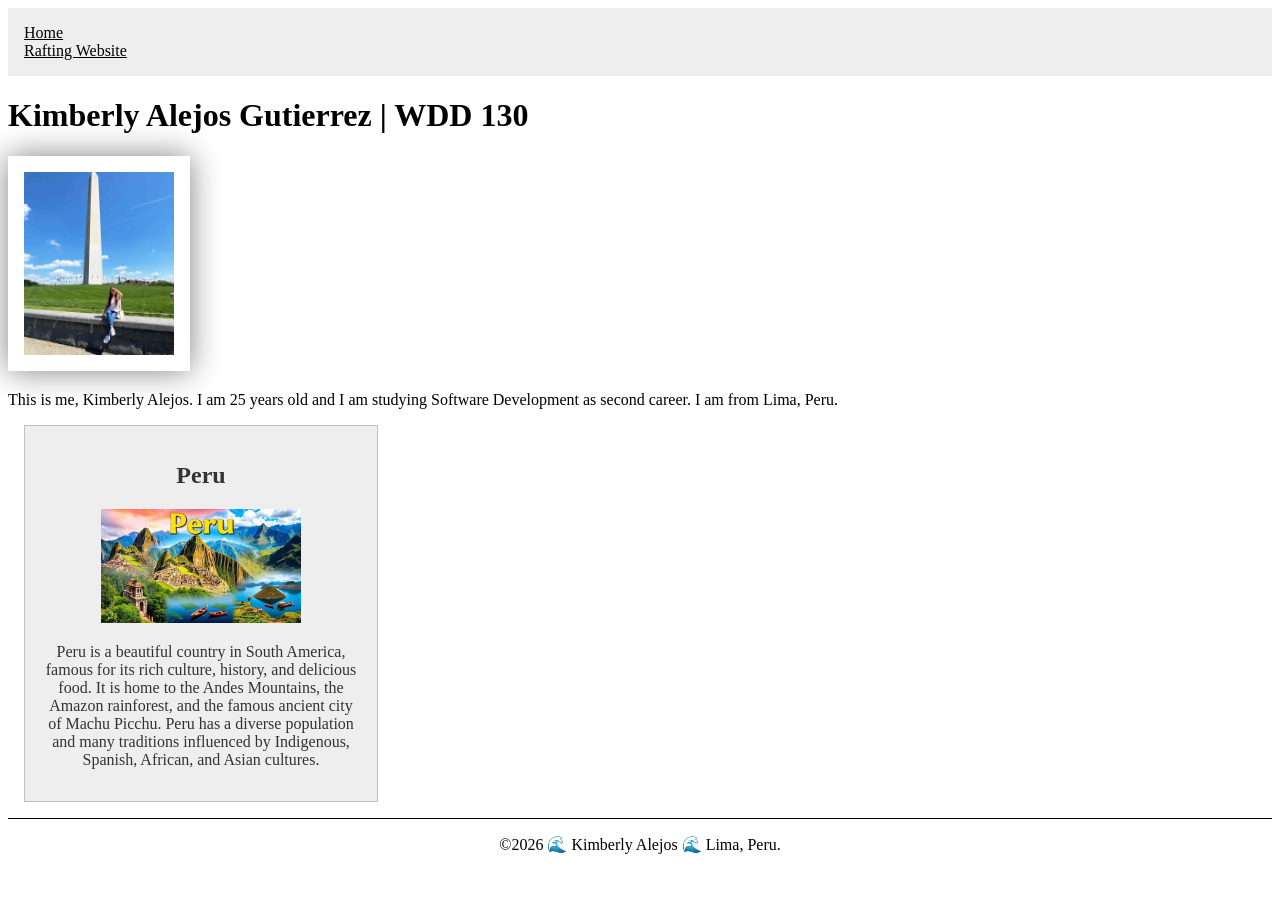
<file: index.html>
<!DOCTYPE html>
<html lang="en">

<head>
    <meta charset="UTF-8">
    <meta name="viewport" content="width=device-width, initial-scale=1.0">
    <title>WDD 130 | Kimberly Alejos </title>
    <meta name="description" content="Kimberly Alejos, WDD130, web fundamentals, describing my profile">
    <meta name="author" content="Kimberly Alejos">
    <link rel="stylesheet" href="styles/styles.css">
</head>

<body>
    <header>
        <nav>

            <a href="#">Home</a>
            <a href="wwr/">Rafting Website</a>
        </nav>
    </header>
    <main>
        <h1>Kimberly Alejos Gutierrez | WDD 130</h1>
        <img src="profile.jpg" alt="Kimberly Alejos" width="200">
        <p>This is me, Kimberly Alejos. I am 25 years old and I am studying Software Development as
            second career. I am from Lima, Peru.</p>
    </main>
    <aside>
        <h2>Peru</h2>
        <img src="peru.jpg" alt="Peru picture" width="200">
        <p>Peru is a beautiful country in South America, famous for its rich culture, history, and delicious food. It is home to the Andes Mountains, the Amazon rainforest, and the famous ancient city of Machu Picchu. Peru has a diverse population and many traditions influenced by Indigenous, Spanish, African, and Asian cultures.</p>
    </aside>
    <footer>
        <p>©2026 🌊 Kimberly Alejos 🌊 Lima, Peru. </p>
    </footer>
</body>

</html>
</file>
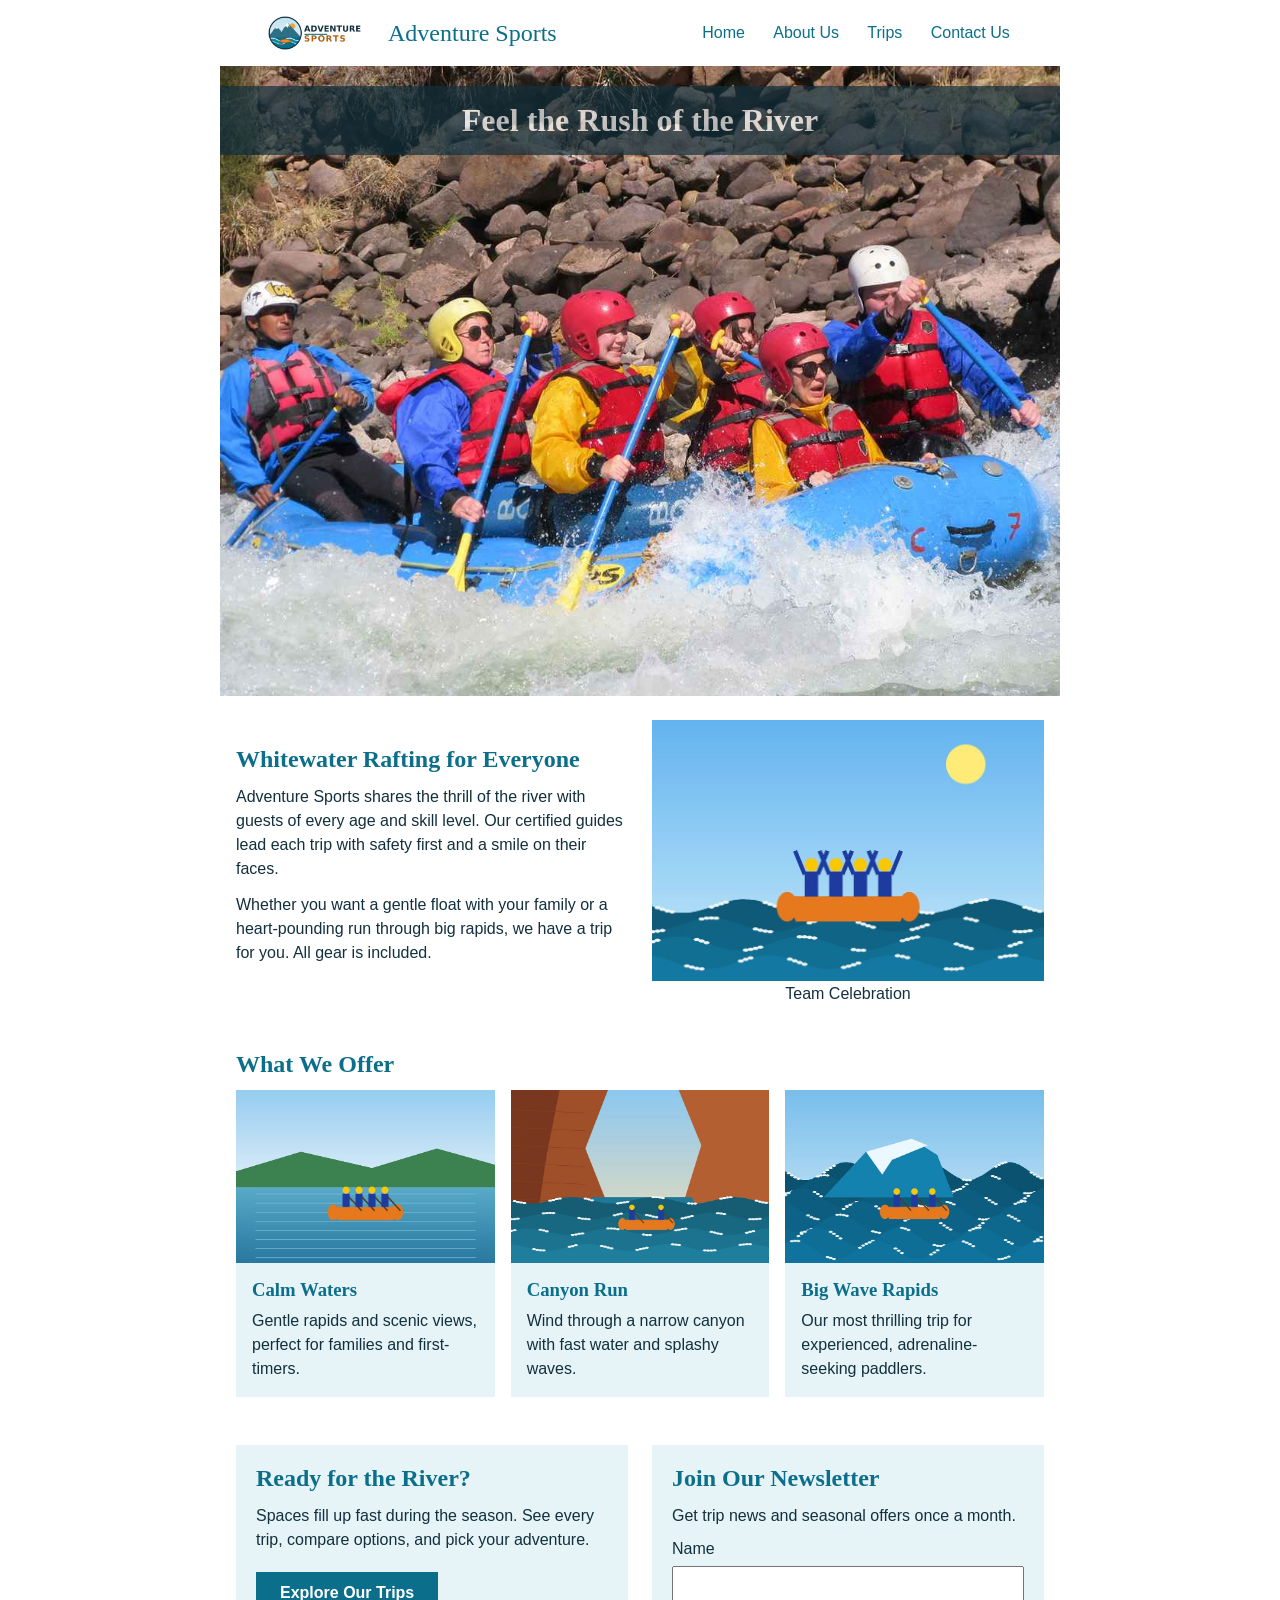
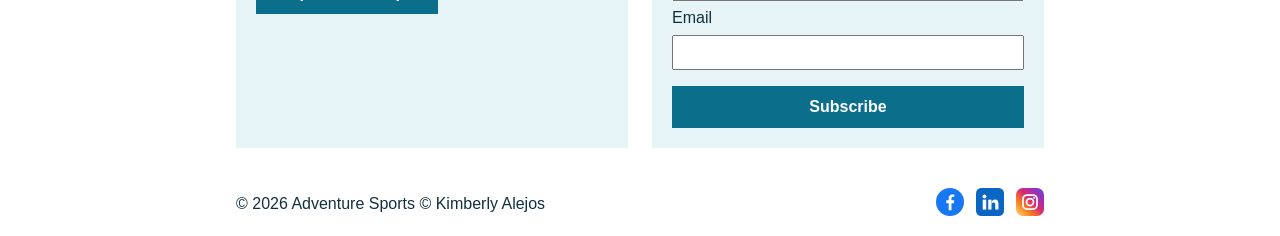
<file: wwr/index.html>
<!DOCTYPE html>
<html lang="en">
<head>
  <meta charset="utf-8">
  <meta name="viewport" content="width=device-width, initial-scale=1">
  <title>Home | Adventure Sports</title>
  <meta name="description" content="Adventure Sports offers guided whitewater rafting trips with expert guides, thrilling rapids, and unforgettable river adventures for every skill level.">
  <meta name="author" content="Kimberly Alejos">
  <link rel="stylesheet" href="styles/rafting.css">
</head>
<body>
  <header>
    <img src="images/wwr-logo.png" alt="Adventure Sports logo">
    <div id="logo">Adventure Sports</div>
    <nav>
      <ul class="navigation">
        <li><a href="index.html">Home</a></li>
        <li><a href="about.html">About Us</a></li>
        <li><a href="trips.html">Trips</a></li>
        <li><a href="contact.html">Contact Us</a></li>
      </ul>
    </nav>
  </header>

 <main>
    <div class="hero">
      <img src="images/hero-rafting.jpg" alt="A group of rafters paddling through whitewater rapids">
      <h1>Feel the Rush of the River</h1>
    </div>
 
    <section class="content">
      <div class="intro-grid">
        <div>
          <h2>Whitewater Rafting for Everyone</h2>
          <p>Adventure Sports shares the thrill of the river with guests of every age and skill level. Our certified guides lead each trip with safety first and a smile on their faces.</p>
          <p>Whether you want a gentle float with your family or a heart-pounding run through big rapids, we have a trip for you. All gear is included.</p>
        </div>
        <figure>
          <img src="images/rafting-4.jpg" alt="A group cheering after finishing a rafting trip">
          <figcaption>Team Celebration</figcaption>
        </figure>
      </div>
    </section>
 
    <section class="content">
      <h2>What We Offer</h2>
      <div class="card-grid">
        <article class="card">
          <img src="images/rafting-3.jpg" alt="Guests paddling together on a calm stretch of river">
          <div class="card-body">
            <h3>Calm Waters</h3>
            <p>Gentle rapids and scenic views, perfect for families and first-timers.</p>
          </div>
        </article>
        <article class="card">
          <img src="images/rafting-2.jpg" alt="A guide steering a raft through a narrow canyon">
          <div class="card-body">
            <h3>Canyon Run</h3>
            <p>Wind through a narrow canyon with fast water and splashy waves.</p>
          </div>
        </article>
        <article class="card">
          <img src="images/rafting-1.jpg" alt="Rafters navigating a large wave in the rapids">
          <div class="card-body">
            <h3>Big Wave Rapids</h3>
            <p>Our most thrilling trip for experienced, adrenaline-seeking paddlers.</p>
          </div>
        </article>
      </div>
    </section>
 
    <section class="content">
      <div class="action-grid">
        <div class="cta-box">
          <h2>Ready for the River?</h2>
          <p>Spaces fill up fast during the season. See every trip, compare options, and pick your adventure.</p>
          <a class="button" href="trips.html">Explore Our Trips</a>
        </div>
 
        <div class="newsletter-box">
          <h2>Join Our Newsletter</h2>
          <p>Get trip news and seasonal offers once a month.</p>
          <form>
            <label for="news-name">Name</label>
            <input type="text" id="news-name" name="name">
 
            <label for="news-email">Email</label>
            <input type="email" id="news-email" name="email">
 
            <button type="submit">Subscribe</button>
          </form>
        </div>
      </div>
    </section>
  </main>
 

  <footer>
    <p>© 2026 Adventure Sports © Kimberly Alejos</p>
    <nav class="socialmedia">
      <a href="https://facebook.com">
        <img src="images/facebook.svg" alt="Facebook icon">
      </a>
      <a href="https://linkedin.com">
        <img src="images/linkedin.svg" alt="LinkedIn icon">
      </a>
      <a href="https://instagram.com">
        <img src="images/instagram.svg" alt="Instagram icon">
      </a>
    </nav>
  </footer>
</body>
</html>
</file>
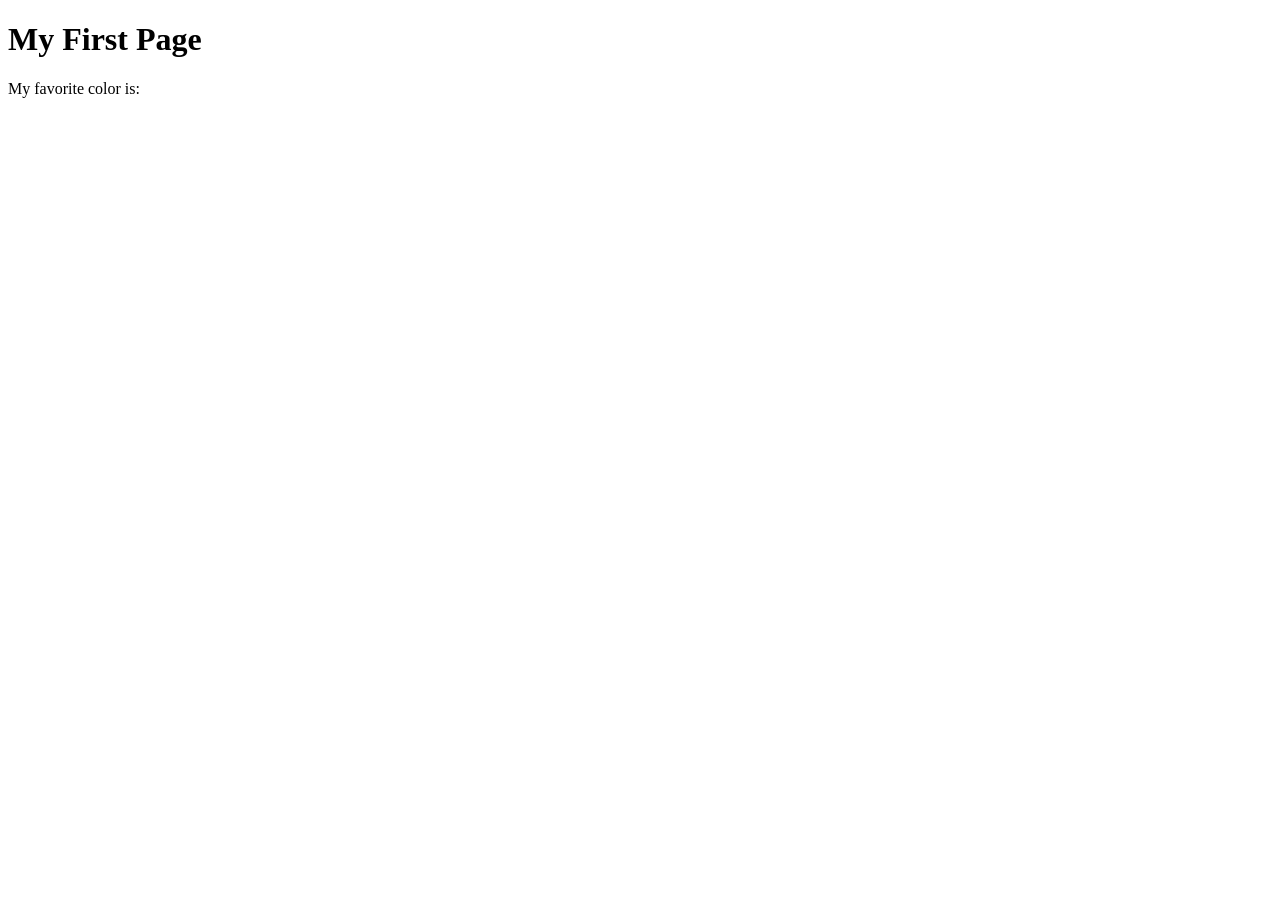
<file: week01/first-page.html>
<!DOCTYPE html>
<html lang="en">
<head>
    <meta charset="UTF-8">
    <meta name="viewport" content="width=device-width, initial-scale=1.0">
    <title>My First Page</title>
</head>
<body>
    <h1>My First Page</h1>
    <p>My favorite color is: </p>
</body>
</html>
</file>
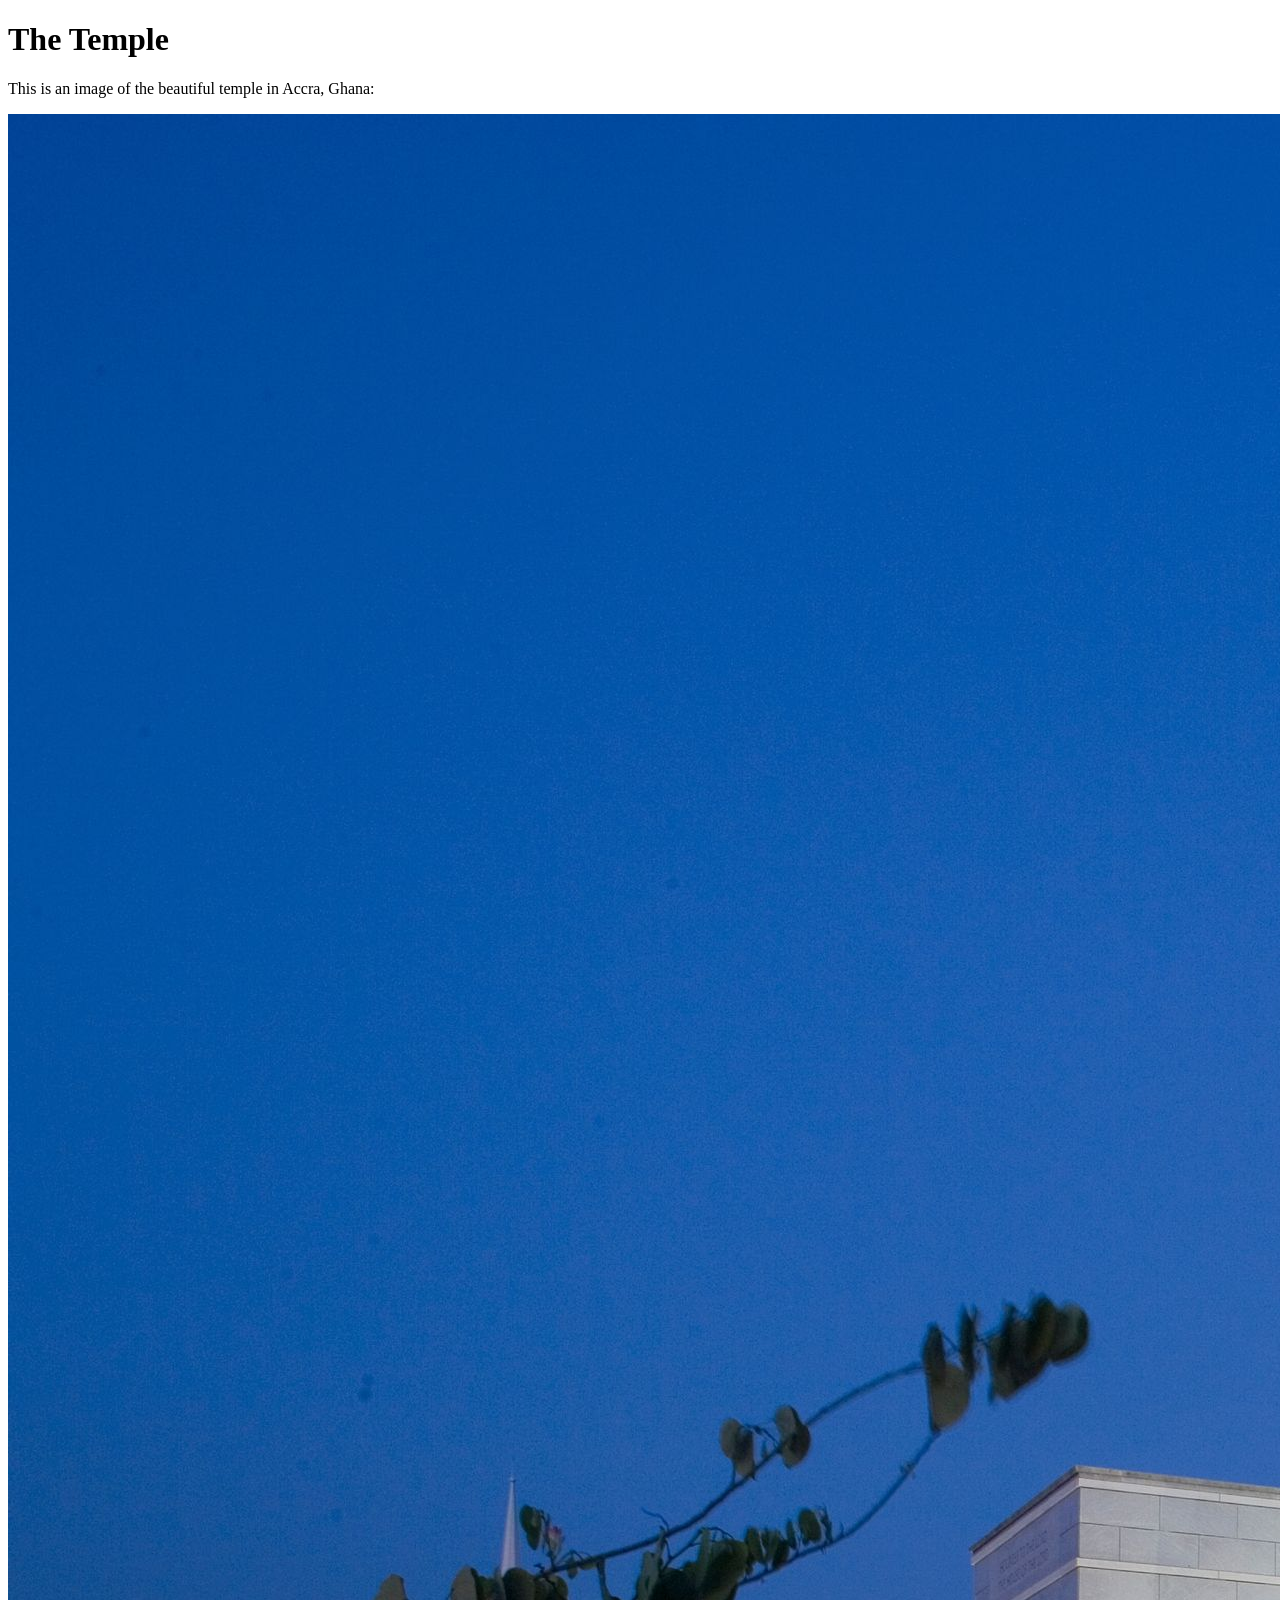
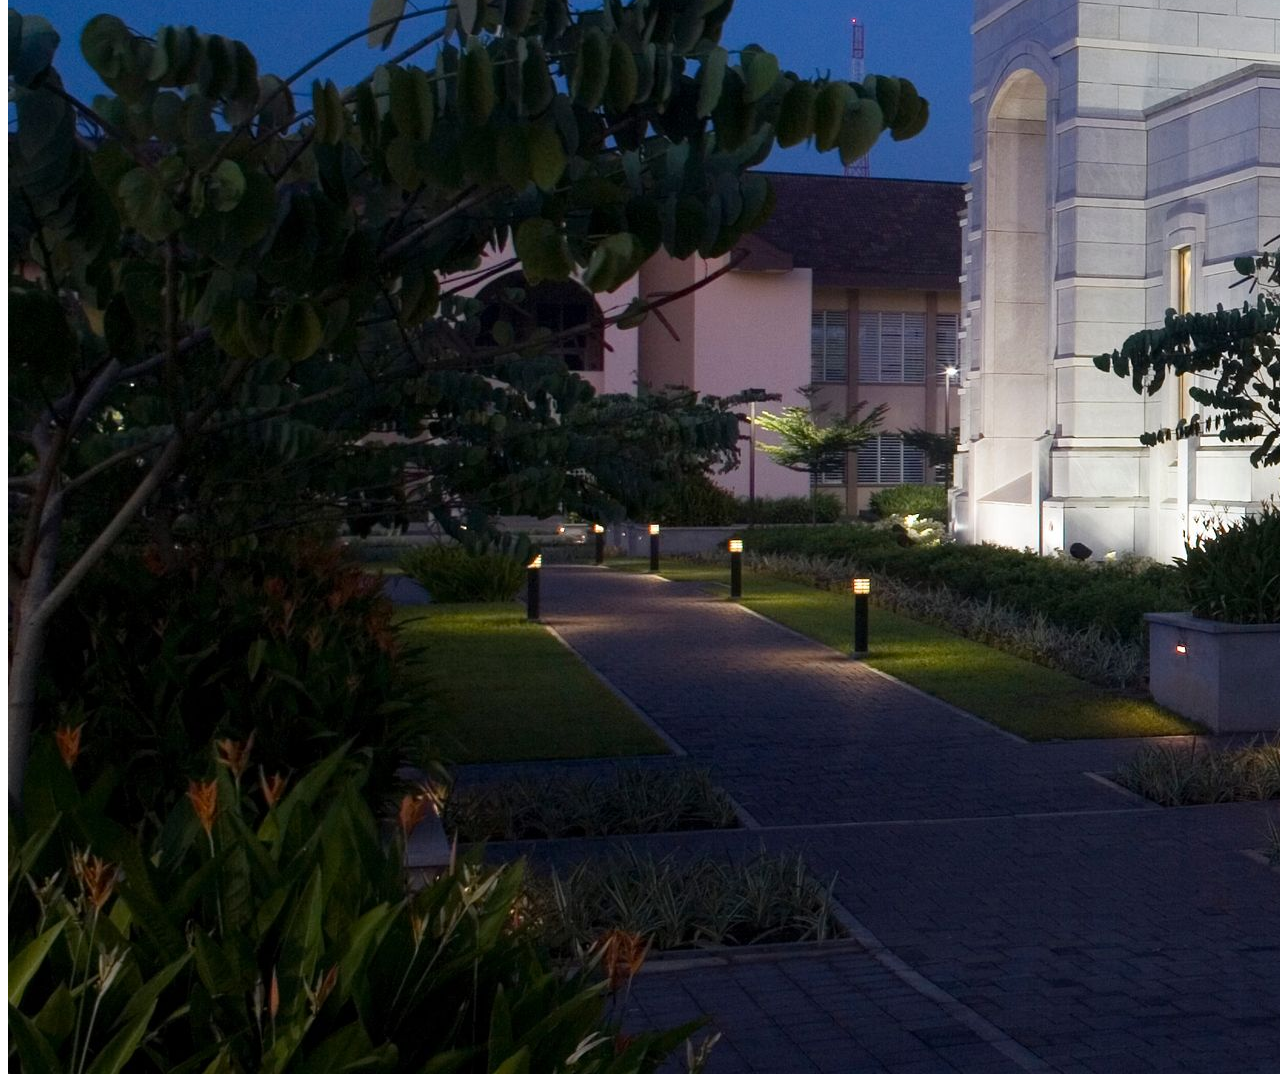
<file: week01/images.html>
<!DOCTYPE html>
<html lang="en">
<head>
    <meta charset="UTF-8">
    <meta name="viewport" content="width=device-width, initial-scale=1.0">
    <title>Temple Image</title>
</head>
<body>
    <h1>The Temple</h1>
    <p>This is an image of the beautiful temple in Accra, Ghana:</p>
    <img src="images/temple-large.jpeg" alt="The Accra Ghana Temple">
    
</body>
</html>
</file>
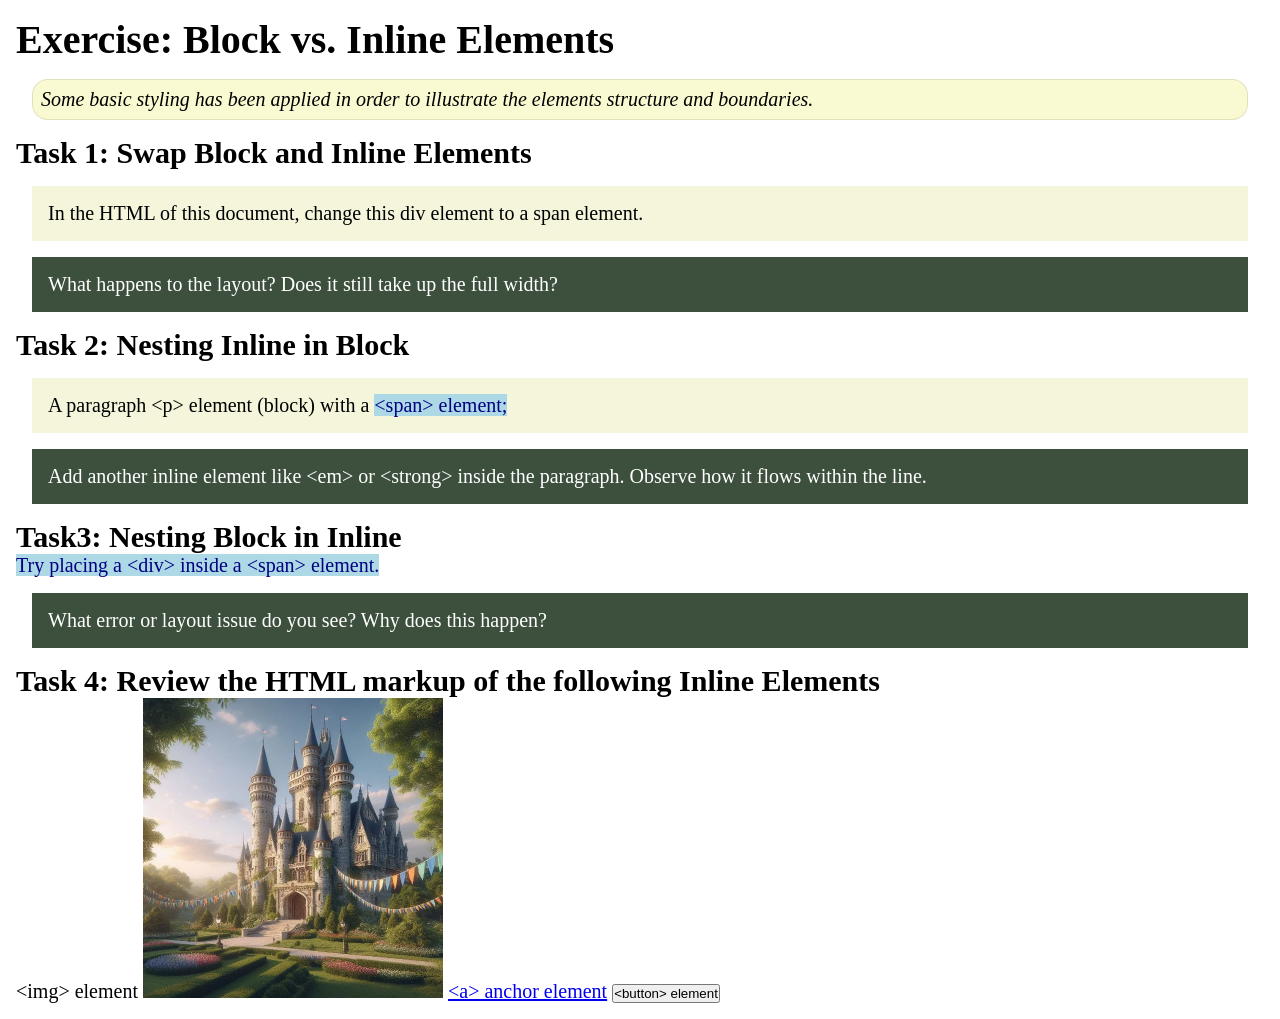
<file: week02/block-vs-inline.html>
<!DOCTYPE html>
<html lang="en">

<head>
    <meta charset="UTF-8">
    <meta name="viewport" content="width=device-width, initial-scale=1.0">
    <title>Exercise: Block vs. Inline Elements</title>
    <link rel="stylesheet" href="styles/block-vs-inline.css">
</head>

<body>
    <main>
        <h1>Exercise: Block vs. Inline Elements</h1>
        <p class="note">Some basic styling has been applied in order to illustrate the elements structure and
            boundaries.</p>

        <h2>Task 1: Swap Block and Inline Elements</h2>
        <div>In the HTML of this document, change this div element to a span element.</div>

        <p class="question">What happens to the layout? Does it still take up the full width?</p>

        <h2>Task 2: Nesting Inline in Block</h2>
        <p>A paragraph &lt;p&gt; element (block) with a <span>&lt;span&gt; element;</span></p>
        <p class="question">Add another inline element like &lt;em&gt; or &lt;strong&gt; inside the paragraph. Observe
            how it flows within the line.</p>

        <h2>Task3: Nesting Block in Inline</h2>
        <span>Try placing a &lt;div&gt; inside a &lt;span&gt; element.</span>
            <p class="question">What error or layout issue do you see? Why does this happen?</p>


            <h2>Task 4: Review the HTML markup of the following Inline Elements</h2>
        &lt;img&gt; element
        <img src="images/castle.webp" alt="placeholder image (images are inline)" width="300" height="300">
        <a href="https://churchofjesuschrist.org">&lt;a&gt; anchor element</a>
        <button type="button">&lt;button&gt; element</button>
    </main>
</body>

</html>
</file>
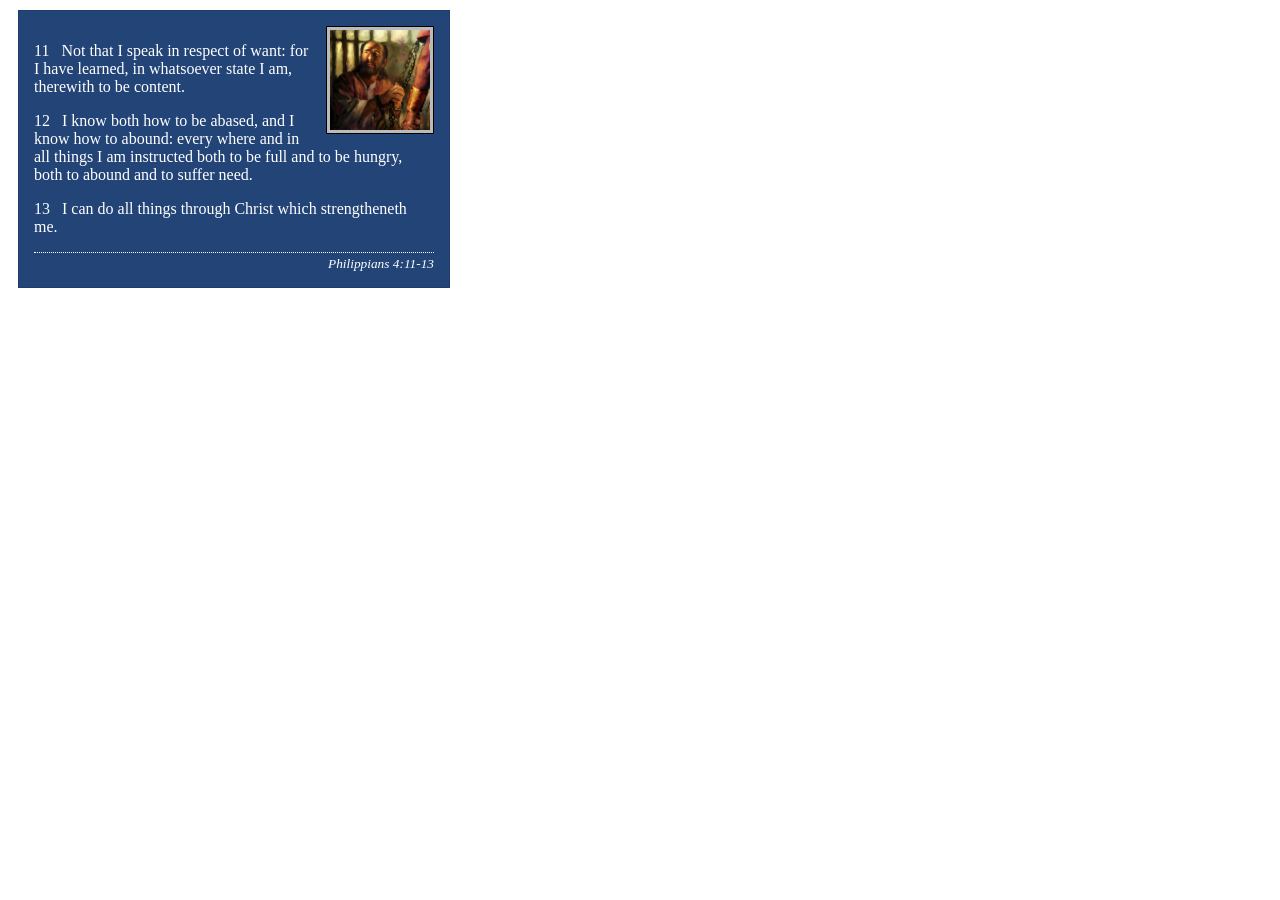
<file: week02/box-model-solution.html>
<!DOCTYPE html>
<html lang="en">
<head>
    <meta charset="UTF-8">
    <meta name="viewport" content="width=device-width, initial-scale=1.0">
    <title>Box Model Activity</title>
    <link rel="stylesheet" href="styles/box-model-solution.css">
</head>
<body>
    <main>
        <div class="callout">
            <img src="images/apostle-paul-imprisoned.webp" alt="Paul the Apostle - Imprisoned in Rome" width="200" height="200">
            <blockquote>
                <p>11 &nbsp; Not that I speak in respect of want: for I have learned, in whatsoever state I am, therewith to be content.</p>
                <p>12 &nbsp; I know both how to be abased, and I know how to abound: every where and in all things I am instructed both to be full and to be hungry, both to abound and to suffer need.</p>
                <p>13 &nbsp; I can do all things through Christ which strengtheneth me.</p>
            </blockquote>
            <cite>Philippians 4:11-13</cite>
        </div>
    </main>
</body>
</html>
</file>
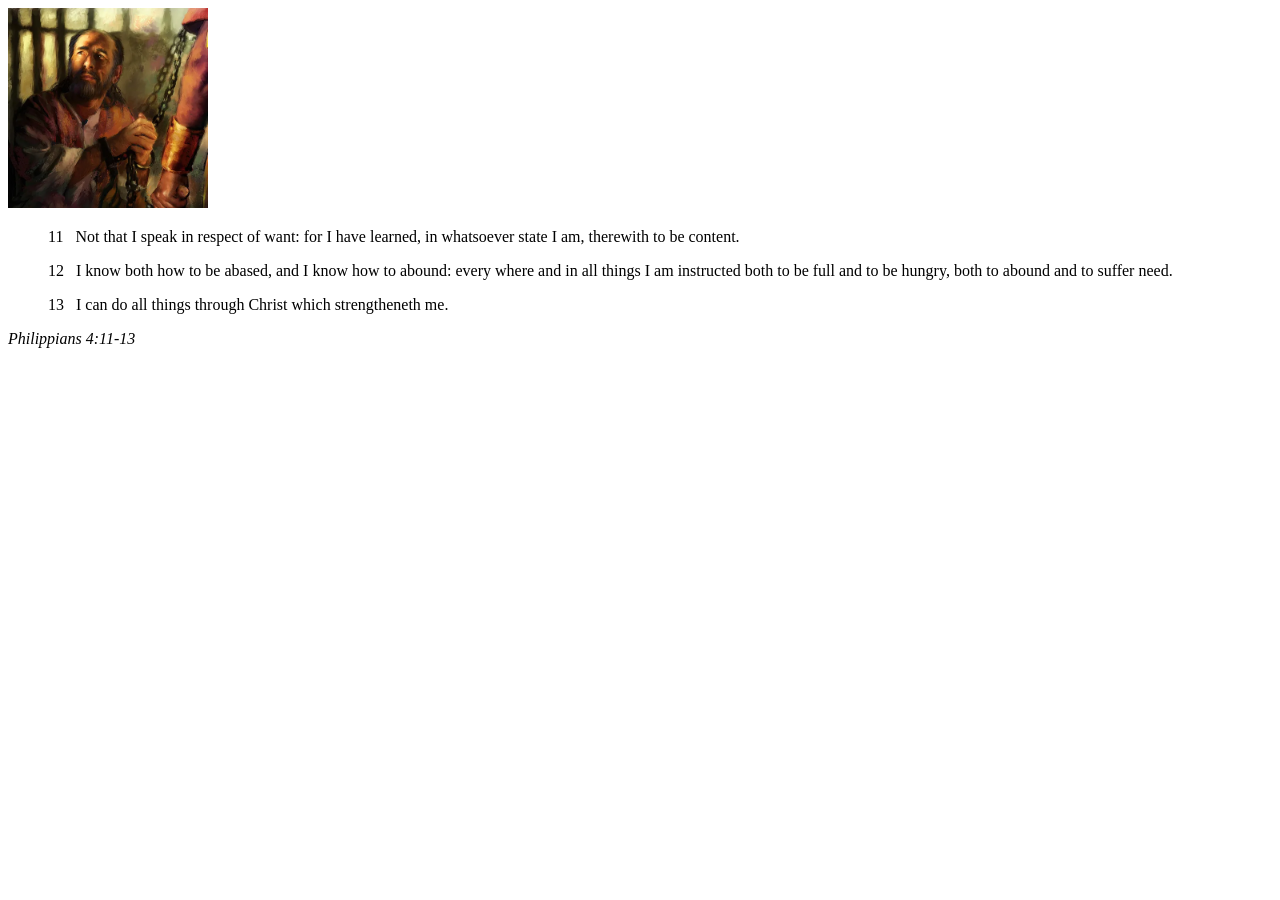
<file: week02/box-model.html>
<!DOCTYPE html>
<html lang="en">
<head>
    <meta charset="UTF-8">
    <meta name="viewport" content="width=device-width, initial-scale=1.0">
    <title>Box Model Activity</title>
</head>
<body>
    <main>
        <div class="callout">
            <img src="images/apostle-paul-imprisoned.webp" alt="Paul the Apostle - Imprisoned in Rome" width="200" height="200">
            <blockquote>
                <p>11 &nbsp; Not that I speak in respect of want: for I have learned, in whatsoever state I am, therewith to be content.</p>
                <p>12 &nbsp; I know both how to be abased, and I know how to abound: every where and in all things I am instructed both to be full and to be hungry, both to abound and to suffer need.</p>
                <p>13 &nbsp; I can do all things through Christ which strengtheneth me.</p>
            </blockquote>
            <cite>Philippians 4:11-13</cite>
        </div>
    </main>
</body>
</html>
</file>
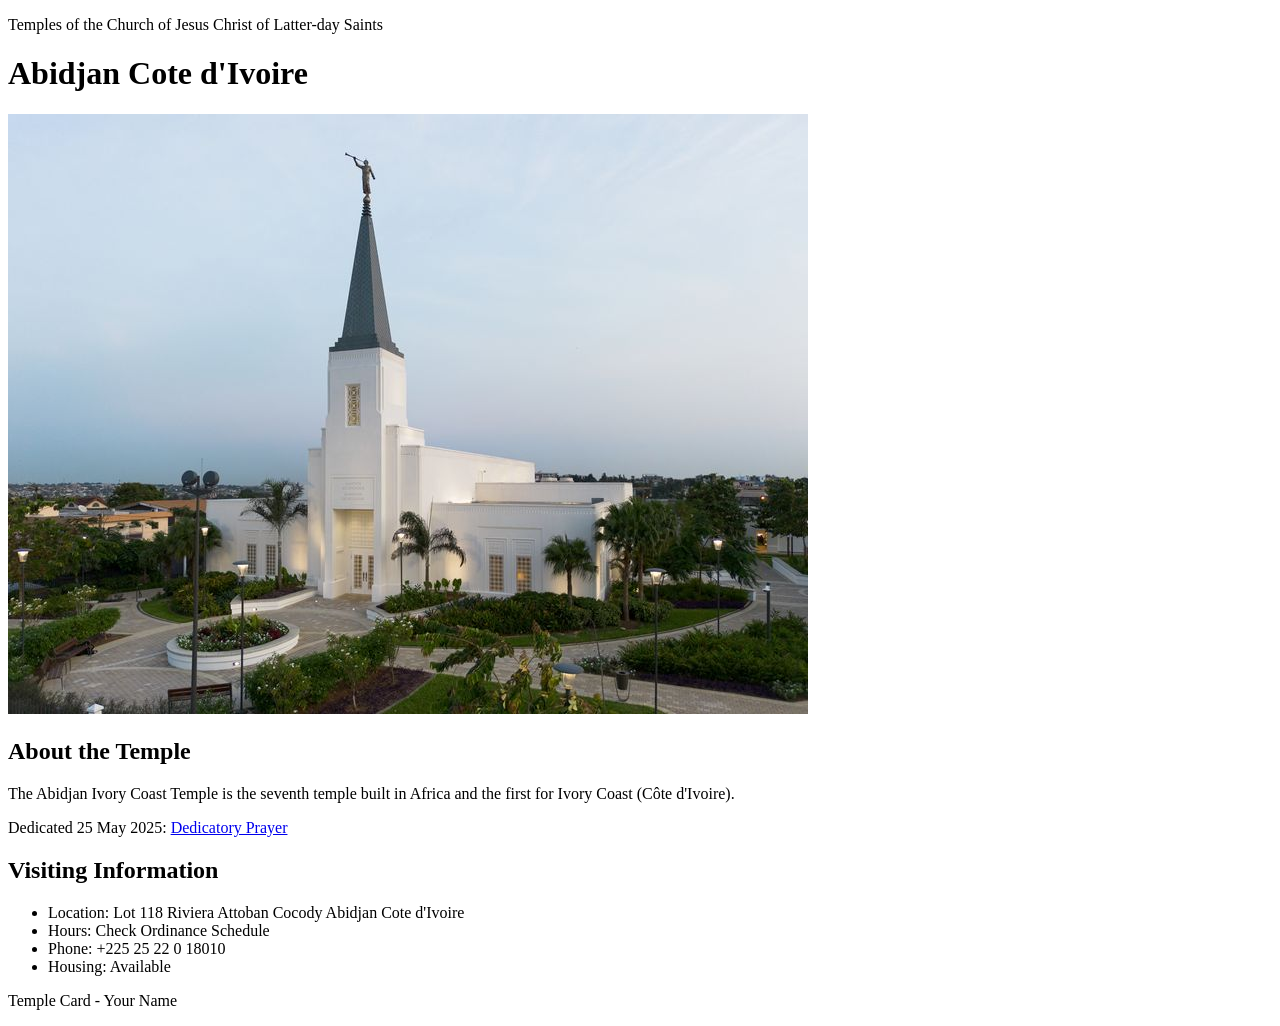
<file: week02/temple.html>
<!DOCTYPE html>
<html lang="en">

<head>
    <meta charset="UTF-8">
    <meta name="viewport" content="width=device-width, initial-scale=1.0">
    <title>Temple Card - Abidjan Cote d'Ivoire</title>
</head>

<body>
    <header>
        <p>Temples of the Church of Jesus Christ of Latter-day Saints</p>
    </header>
    <main>
        <h1>Abidjan Cote d'Ivoire</h1>
        <picture>
            <img src="images/abidjan-ivory-coast.jpeg" alt="Abidjan Cote d'Ivoire Temple">
        </picture>
        <section>
            <h2>About the Temple</h2>
            <p>The Abidjan Ivory Coast Temple is the seventh temple built in Africa and the first for Ivory Coast (Côte
                d'Ivoire).</p>
            <p>Dedicated 25 May 2025: <a
                    href="https://www.churchofjesuschrist.org/temples/dedicatory-prayer/abidjan-ivory-coast-temple/2025-05-25?lang=eng"
                    target="_blank" rel="noopener noreferrer">Dedicatory Prayer</a></p>
        </section>
        <section>
            <h2>Visiting Information</h2>
            <ul>
                <li>Location: Lot 118 Riviera Attoban Cocody Abidjan Cote d'Ivoire</li>
                <li>Hours: Check Ordinance Schedule</li>
                <li>Phone: +225 25 22 0 18010</li>
                <li>Housing: Available</li>
            </ul>
        </section>
    </main>
    <footer>
        <p>Temple Card - Your Name</p>
    </footer>
</body>

</html>
</file>
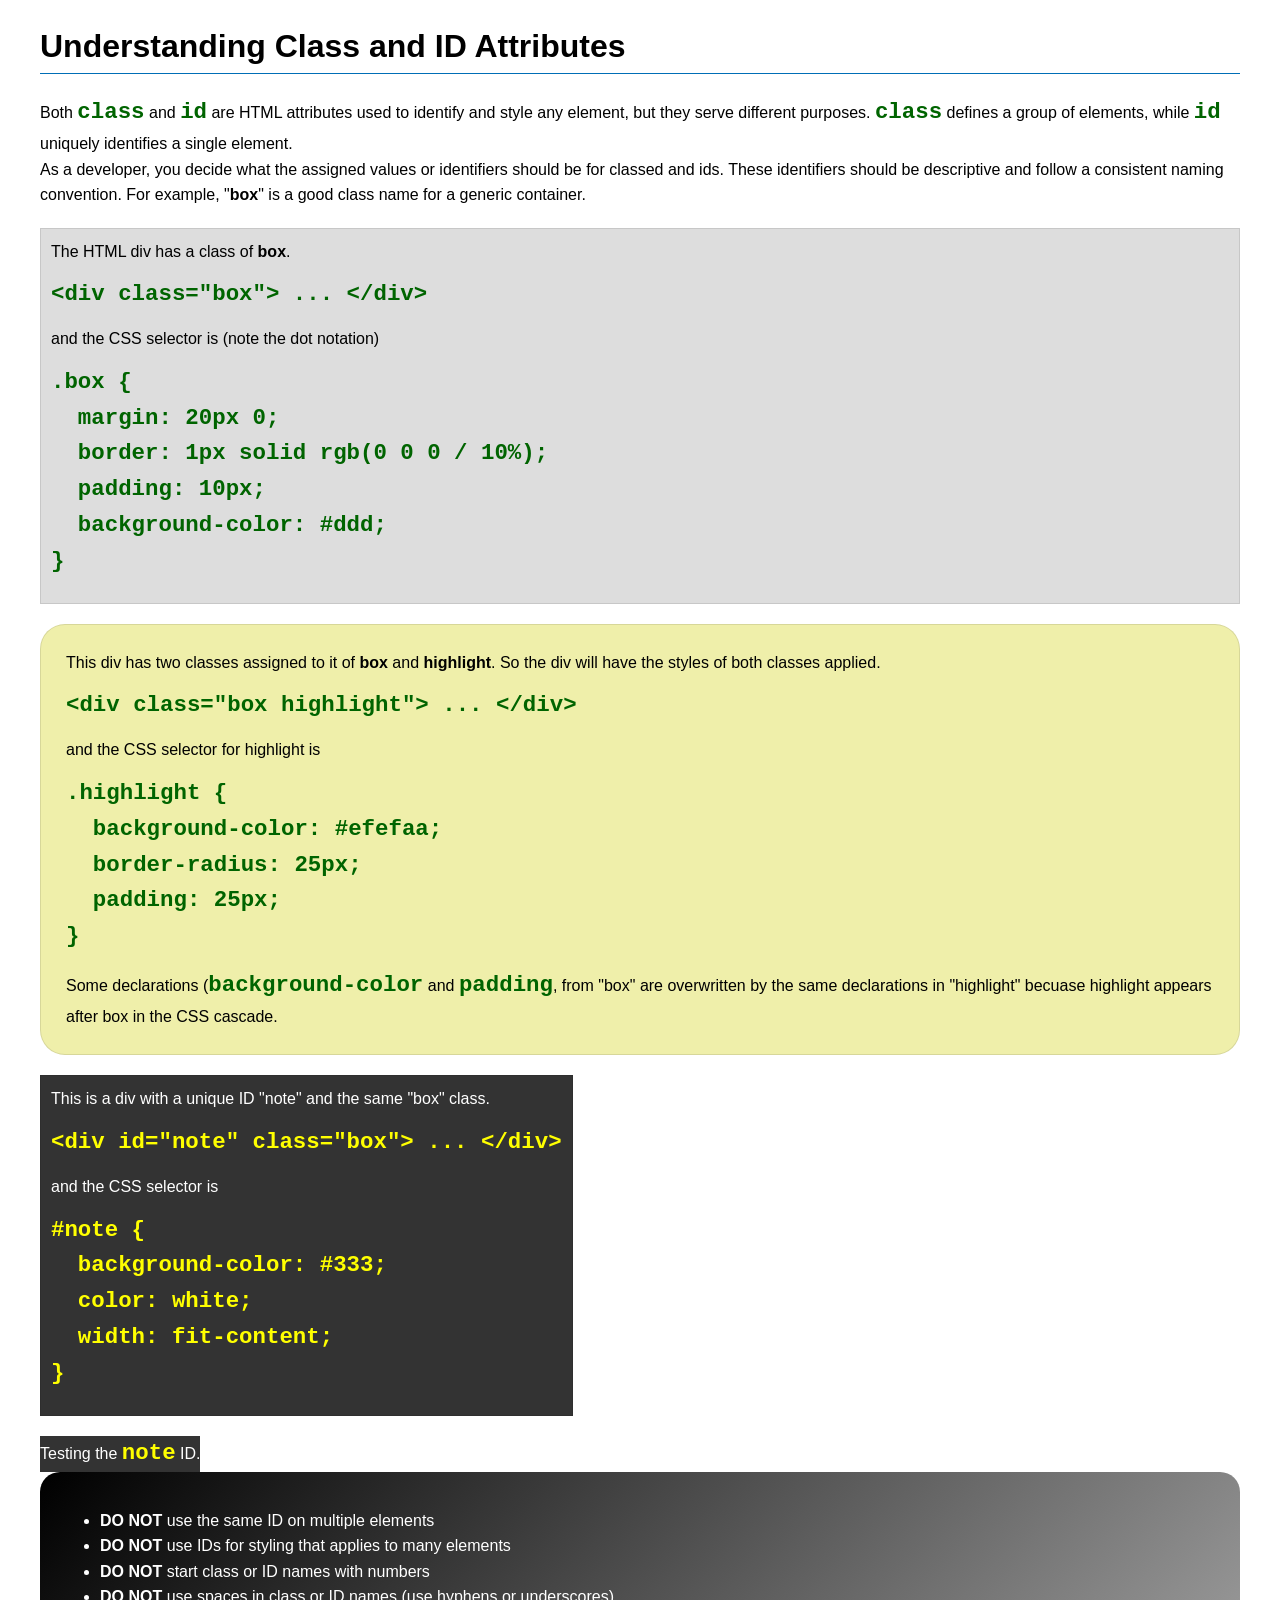
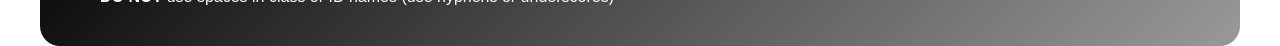
<file: week03/class-and-id.html>
<!DOCTYPE html>
<html lang="en">

<head>
    <meta charset="UTF-8">
    <meta name="viewport" content="width=device-width, initial-scale=1.0">
    <title>Class vs ID Attributes</title>
    <link rel="stylesheet" href="styles/class-and-id.css">
</head>

<body>
    <h1>Understanding Class and ID Attributes</h1>
    <p>Both <code>class</code> and <code>id</code> are HTML attributes used to identify and style any element, but they
        serve different purposes. <code>class</code> defines a group of elements, while <code>id</code> uniquely
        identifies a single element.</p>
    <p>As a developer, you decide what the assigned values or identifiers should be for classed and ids. These
        identifiers should be
        descriptive and follow a consistent naming convention. For example, "<strong>box</strong>" is a good class name
        for a generic container.</p>
    <div class="box">
        <p>The HTML div has a class of <strong>box</strong>.</p>
        <pre><code class="html">&lt;div class="box"&gt; ... &lt;/div&gt;</code></pre>
        and the CSS selector is (note the dot notation)
        <pre><code class="css">.box {
  margin: 20px 0;
  border: 1px solid rgb(0 0 0 / 10%);
  padding: 10px;
  background-color: #ddd; 
}</code></pre>
    </div>

    <div class="box highlight">
        <p>This div has two classes assigned to it of <strong>box</strong> and <strong>highlight</strong>. So the div
            will have the styles of both classes applied.</p>
        <pre><code class="html">&lt;div class="box highlight"&gt; ... &lt;/div&gt;</code></pre>
        and the CSS selector for highlight is
        <pre><code class="css">.highlight {
  background-color: #efefaa;
  border-radius: 25px;
  padding: 25px;
}</code></pre>
<p>Some declarations (<code>background-color</code> and <code>padding</code>, from "box" are overwritten by the same declarations in "highlight" becuase highlight appears after box in the CSS cascade.</p>
    </div>

    <div id="note" class="box">
        <p>This is a div with a unique ID "note" and the same "box" class.</p>
        <pre><code class="html">&lt;div id="note" class="box"&gt; ... &lt;/div&gt;</code></pre>
        and the CSS selector is
        <pre><code class="css">#note {
  background-color: #333;
  color: white;
  width: fit-content;
}</code></pre>
    </div>

    <div id="note">
        <p>Testing the <code>note</code> ID.</p>
    </div>

    <section id="best-practice">
        <ul>
            <li><strong>DO NOT</strong> use the same ID on multiple elements</li>
            <li><strong>DO NOT</strong> use IDs for styling that applies to many elements</li>
            <li><strong>DO NOT</strong> start class or ID names with numbers</li>
            <li><strong>DO NOT</strong> use spaces in class or ID names (use hyphens or underscores)</li>
        </ul>
    </section>




</body>

</html>
</file>
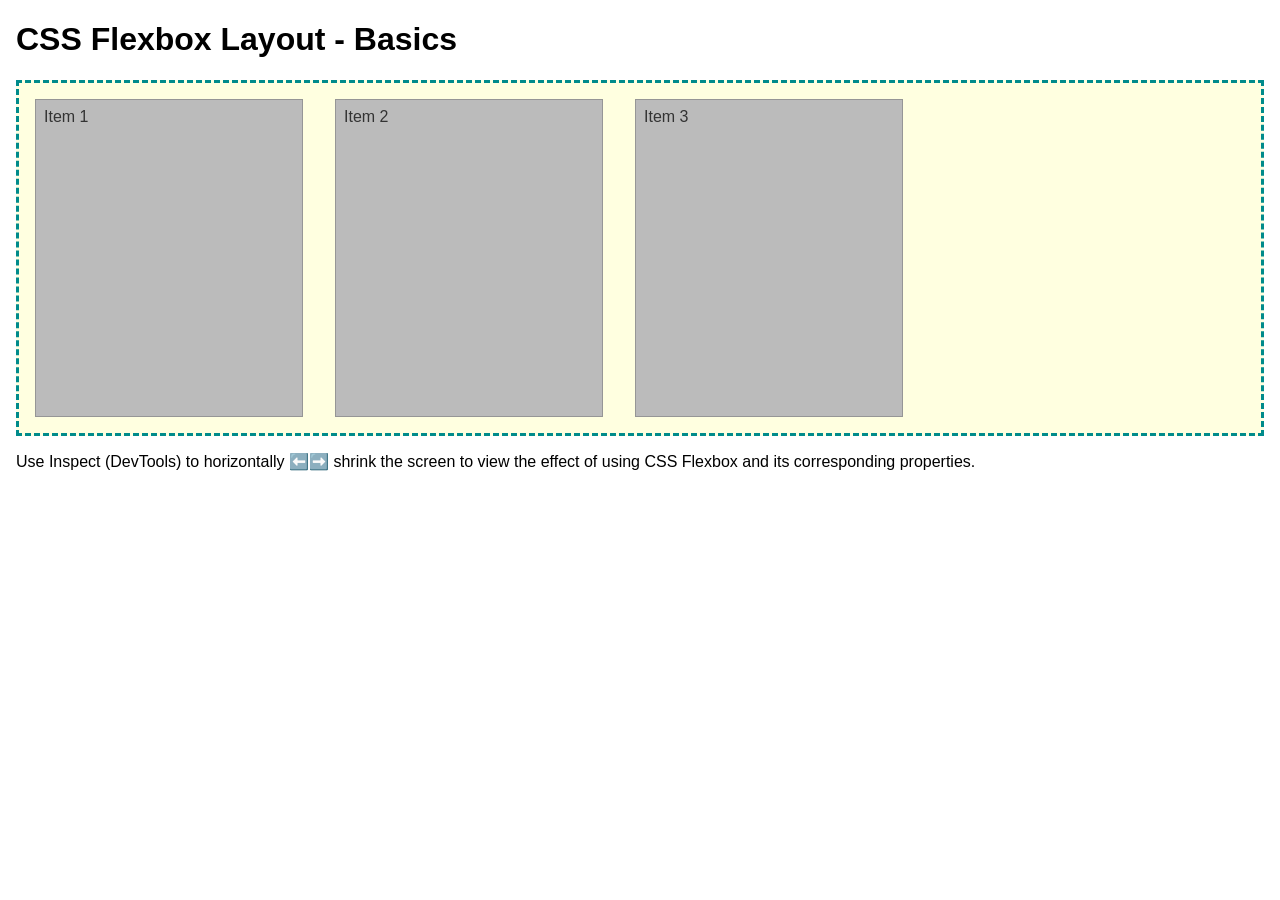
<file: week04/flexbox-layout.html>
<!DOCTYPE html>
<html lang="en">
<head>
    <meta charset="UTF-8">
    <meta name="viewport" content="width=device-width, initial-scale=1.0">
    <title>CSS Flexbox Layout - Basics</title>
    <link rel="stylesheet" href="styles/flexbox.css">
</head>
<body>
    <main>
        <h1>CSS Flexbox Layout - Basics</h1>
        <div class="flex-container">
            <div class="flex-item item1">Item 1</div>
            <div class="flex-item item2">Item 2</div>
            <div class="flex-item item3">Item 3</div>
        </div>
        <p>Use Inspect (DevTools) to horizontally ⬅️➡️ shrink the screen to view the effect of using CSS Flexbox and its corresponding properties.</p>
    </main>
</body>
</html>
</file>
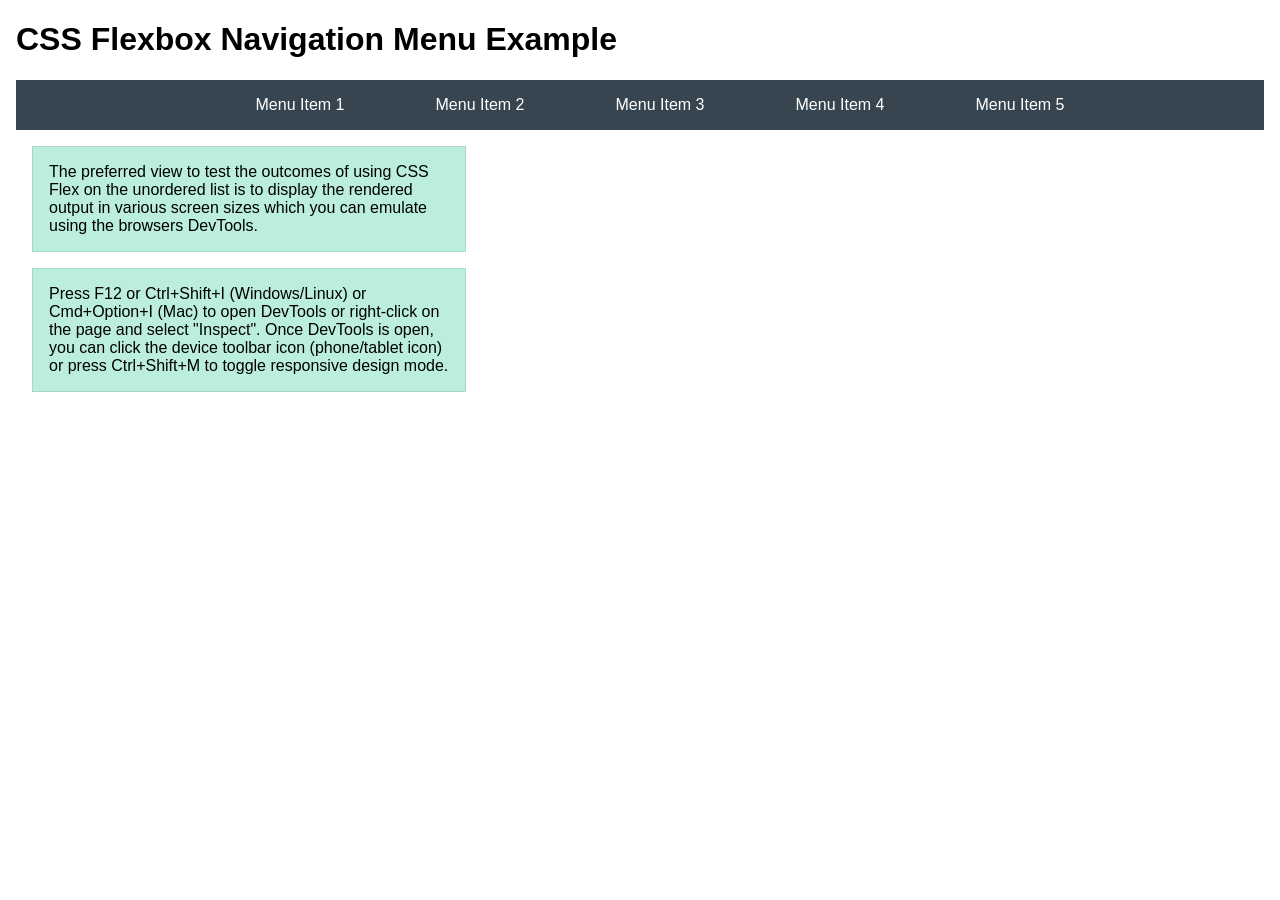
<file: week04/flexbox-menu.html>
<!DOCTYPE html>
<html lang="en">
<head>
    <meta charset="UTF-8">
    <meta name="viewport" content="width=device-width, initial-scale=1.0">
    <title>CSS Flexbox - Navigation Menu</title>
    <link rel="stylesheet" href="styles/flexbox-menu.css">
</head>
<body>
    <main>
        <h1>CSS Flexbox Navigation Menu Example</h1>
        <nav>
            <ul>
                <li><a href="#">Menu Item 1</a></li>
                <li><a href="#">Menu Item 2</a></li>
                <li><a href="#">Menu Item 3</a></li>
                <li><a href="#">Menu Item 4</a></li>
                <li><a href="#">Menu Item 5</a></li>
            </ul>
        </nav>
        <p>The preferred view to test the outcomes of using CSS Flex on the unordered list is to display the rendered output in various screen sizes which you can emulate using the browsers DevTools.</p>

        <p>Press F12 or Ctrl+Shift+I (Windows/Linux) or Cmd+Option+I (Mac) to open DevTools or right-click on the page and select "Inspect". Once DevTools is open, you can click the device toolbar icon (phone/tablet icon) or press Ctrl+Shift+M to toggle responsive design mode.</p>

                      
        
    </main>
</body>
</html>
</file>
<file: styles/styles.css>
main {
    max-width: 840px;
}

aside {
    width: 20rem;
    margin: 1rem;
    border: 1px solid rgb(0 0 0 / 0.2);
    padding: 1rem;
    background-color: #eee;
    color: #333;
    text-align: center;
}

aside img {
    width: 200px;
    height: auto;
}

main img {
    width: 150px;
    height: auto;
    border: #000;
    padding: 1rem;
    box-shadow: 0 0 30px gray;
}

p {
    padding: 0;
}

footer {
    margin-top: 15px;
    border-top: 1px solid #000;
    text-align: center;
}

nav {
    background-color: #eee;
    padding: 1rem;
}

nav a {
    color: #000;
    display: block;
    padding: 0;
    box-shadow: none;
}

h1 {
    color: #000;
}
</file>
<file: wwr/styles/rafting.css>
* {
  margin: 0;
  padding: 0;
  box-sizing: border-box;
}

body {
  font-family: "Segoe UI", Roboto, Helvetica, Arial, sans-serif;
  color: #12303d;
}

header, main, footer {
  width: 840px;
  margin: 0 auto;
}

h1, h2 {
  font-family: Georgia, "Times New Roman", serif;
  color: #0b6e8a;
}

h1 {
  position: absolute;
  top: 20px;
  width: 100%;
  padding: 16px;
  text-align: center;
  opacity: 0.7;
  background-color: #12303d;
  color: #fff;
}

header {
  display: grid;
  grid-template-columns: 120px 1fr 1fr;
  align-items: center;
  padding: 1rem 3rem;
}

header img {
  width: 100px;
}

header nav ul {
  display: flex;
  gap: 1.5rem;
  list-style: none;
}

header nav a {
  color: #0b6e8a;
  text-decoration: none;
}

header nav a:hover {
  text-decoration: underline;
}

#logo {
  font-family: Georgia, "Times New Roman", serif;
  font-size: 1.5rem;
  color: #0b6e8a;
}

.navigation {
  display: flex;
  list-style: none;
}

.navigation li {
  flex: 1 1 auto;
  text-align: center;
}

.navigation a {
  text-decoration: none;
  color: #0b6e8a;
}

.hero {
  position: relative;
}

.hero > img {
  display: block;
  width: 100%;
  height: auto;
}

.hero-text {
  position: absolute;
  top: 0;
  left: 0;
  width: 100%;
  padding: 0.5rem 1rem;
  text-align: center;
  background: #12303dcc;
}

.hero-text h1,
.hero-text h2 {
  position: static;
  margin: 0;
  color: #e6f3f7;
  font-family: Georgia, "Times New Roman", serif;
}

.hero-text h1 {
  font-size: 2.2rem;
  margin-bottom: 0.3rem;
}

.hero-text h2 {
  font-size: 1rem;
  font-weight: normal;
  line-height: 1.4;
}

.hero article {
  position: absolute;
  right: 0;
  bottom: 0;
  width: 800px;
  padding: 2.5rem 1.5rem 1.5rem;
  background-color: #e6f3f7;
  overflow: hidden;
}

.hero article img {
  display: block;
  float: right;
  width: 125px;
  height: auto;
  margin: 0 0 0.5rem 1rem;
}

footer {
  display: flex;
  justify-content: space-between;
  align-items: center;
  padding: 1rem;
}

.socialmedia {
  display: flex;
  gap: 0.75rem;
}

.socialmedia a {
  text-decoration: none;
}

.socialmedia img {
  width: 28px;
}

.contact-info,
.team {
  text-align: center;
  padding: 1rem;
}

.contact-info h1 {
  position: static;
  opacity: 1;
  background: none;
  padding: 0;
  color: #12303d;
}

address {
  font-style: normal;
}

.contact-info a {
  color: #0b6e8a;
}

.contact-info a:hover {
  color: #12303d;
}

.message-purpose {
  border: 0;
}

.contact-grid {
  display: grid;
  grid-template-columns: 1fr 1fr;
  gap: 1rem;
}

.map iframe {
  width: 100%;
  height: 300px;
  border: 0;
}

.form form,
.purposes {
  display: grid;
  gap: 0.5rem;
}

.form input[type="text"],
.form input[type="email"],
.form textarea {
  width: 100%;
}

.team figure {
  display: inline-block;
  width: 150px;
  margin: 0 1rem;
}

.team img {
  width: 100%;
}

.content {
  width: 840px;
  max-width: 100%;
  margin: 0 auto;
  padding: 1.5rem 1rem;
}

.content h2 {
  margin-bottom: 0.75rem;
}

.content p {
  margin-bottom: 0.75rem;
  line-height: 1.5;
}


.trips-intro {
  text-align: center;
}

.trips-intro h1 {
  position: static;
  opacity: 1;
  background: none;
  padding: 0;
  margin-bottom: 0.5rem;
  color: #0b6e8a;
}


.intro-grid {
  display: grid;
  grid-template-columns: 1fr 1fr;
  gap: 1.5rem;
  align-items: center;
}

.intro-grid img {
  display: block;
  width: 100%;
  height: auto;
}

.intro-grid figcaption {
  margin-top: 0.25rem;
  text-align: center;
}


.card-grid {
  display: grid;
  grid-template-columns: 1fr 1fr 1fr;
  gap: 1rem;
}

.card-grid.two-col {
  grid-template-columns: 1fr 1fr;
}

.card {
  background-color: #e6f3f7;
}

.card img {
  display: block;
  width: 100%;
  height: auto;
}

.card-body {
  padding: 1rem;
}

.card-body h3 {
  margin-bottom: 0.5rem;
  font-family: Georgia, "Times New Roman", serif;
  color: #0b6e8a;
}

.card-body p {
  margin-bottom: 0;
  line-height: 1.5;
}


.action-grid {
  display: grid;
  grid-template-columns: 1fr 1fr;
  gap: 1.5rem;
}

.cta-box,
.newsletter-box,
.equipment-box {
  padding: 1.25rem;
  background-color: #e6f3f7;
}

.equipment-box ul {
  margin: 0 0 0.75rem 1.25rem;
  line-height: 1.5;
}


.button,
.newsletter-box button {
  display: inline-block;
  margin-top: 0.5rem;
  padding: 0.75rem 1.5rem;
  border: 0;
  background-color: #0b6e8a;
  color: #fff;
  font-size: 1rem;
  font-weight: bold;
  text-decoration: none;
}

.button:hover,
.newsletter-box button:hover {
  background-color: #12303d;
}

/* Formulario newsletter */
.newsletter-box form {
  display: grid;
  gap: 0.5rem;
}

.newsletter-box input {
  width: 100%;
  padding: 0.5rem;
}


table {
  width: 100%;
}

caption {
  padding-bottom: 0.5rem;
  text-align: left;
  font-weight: bold;
}

th {
  padding: 0.75rem;
  text-align: left;
  background-color: #0b6e8a;
  color: #fff;
}

td {
  padding: 0.75rem;
  background-color: #e6f3f7;
}
</file>
<file: week02/styles/block-vs-inline.css>
* {
    margin: 0;
    padding: 0;
}

body {
    font-size: 20px;
    margin: 1rem;
}

p,
div {
    background-color: beige;
    margin: 1rem;
    padding: 1rem;
}

span {
    color: navy;
    background-color: lightblue;
}

code {
    margin: 0;
    padding: 0;
    color: green;
    font-size: 1.2rem;
}

.note {
    font-style: italic;
    background-color: lightgoldenrodyellow;
    border-radius: 1rem;
    border: 1px solid rgb(0 0 0 / 10%);
    margin: 1rem;
    padding: .5rem;
}

.question {
    background-color: #3d503d;
    color: #fff;
}
</file>
<file: week02/styles/box-model-solution.css>
.callout {
    max-width: 400px;
    margin: 10px;
    border: 1px solid rgba(0, 0, 0, .1);
    padding: 15px;
    background-color: #247;
    color: #fff;
}

.callout img {
    float: right;
    margin: 0 0 10px 15px;
    border: 1px solid #000;
    padding: 3px;
    background-color: #bbb;
    width: 100px;
    height: auto;

}

blockquote {
    margin: 0;
}

cite {
    display: block;
    border-top: 1px dotted #fff;
    padding-top: 3px;
    text-align: right;
    font-size: smaller;
}
</file>
<file: week03/styles/class-and-id.css>
body {
    font-family: Arial, sans-serif;
    line-height: 1.6;
    margin: 0;
    padding: 0 40px;
}

h1 {
    border-bottom: 1px solid rgb(0 110 182);
    padding-bottom: 0;
}



p {
    margin: 0;
}

code {
    color: darkgreen;
    font-weight: 700;
    font-size: 1.4rem;
}

/* Class examples - can be reused */

.box {
    margin: 20px 0;
    border: 1px solid rgb(0 0 0 / 10%);
    padding: 10px;
    background-color: #ddd; /* this is shorthand for #dddddd */
}

.highlight {
    background-color: #efefaa;
    border-radius: 25px;
    padding: 25px;
}

/* ID examples - should be unique */

#note {
    background-color: #333;
    color: white;
    width: fit-content;
}

#note code {
    color: yellow;
}

#best-practice {
    background: linear-gradient(135deg, #000 0%, #999 100%);
    color: white;
    border-radius: 20px;
    padding: 20px
}
</file>
<file: week04/styles/flexbox.css>
body {
    font-family: Helvetica, Arial, sans-serif;
    margin: 1rem;
}

.flex-container {
    border: 3px dashed darkcyan;
    background-color: lightyellow;
    display: flex;
    flex-wrap: wrap;
}

.flex-item {
    width: 250px;
    margin: 1rem;
    border: 1px solid rgb(0 0 0 / 20%);
    padding: 0.5rem;
    background-color: #bbb;
    color: #333;
}

.item1 {
    min-height: 100px;
}

.item2 {
    min-height: 200px;
}

.item3 {
    min-height: 300px;
}
</file>
<file: week04/styles/flexbox-menu.css>
body {
    font-family: Helvetica, Arial, sans-serif;
    margin: 1rem;
}

nav {
    background-color: #36454f;
}

nav ul {
    list-style-type: none;
    display: flex;
    flex-wrap: wrap;
    max-width: 900px;
    margin: 0 auto;
    justify-content: space-around;
    align-items: center;
}

nav a {
    display: block;
    color: #fff;
    text-align: center;
    padding: 1rem;
    text-decoration: none;
}

p {
    margin: 1rem;
    border: 1px solid rgb(0 0 0 / 10%);
    padding: 1rem;
    background-color: #bed;
    max-width: 400px;
}

#devtools-btn {
    background-color: #36454f;
    color: white;
    border: none;
    padding: 12px 24px;
    margin: 1rem;
    font-size: 16px;
    font-family: Helvetica, Arial, sans-serif;
    border-radius: 4px;
    cursor: pointer;
    transition: background-color 0.3s ease;
}

#devtools-btn:hover {
    background-color: #4a5a6a;
}

#devtools-btn:active {
    background-color: #2a3a4a;
}
</file>
